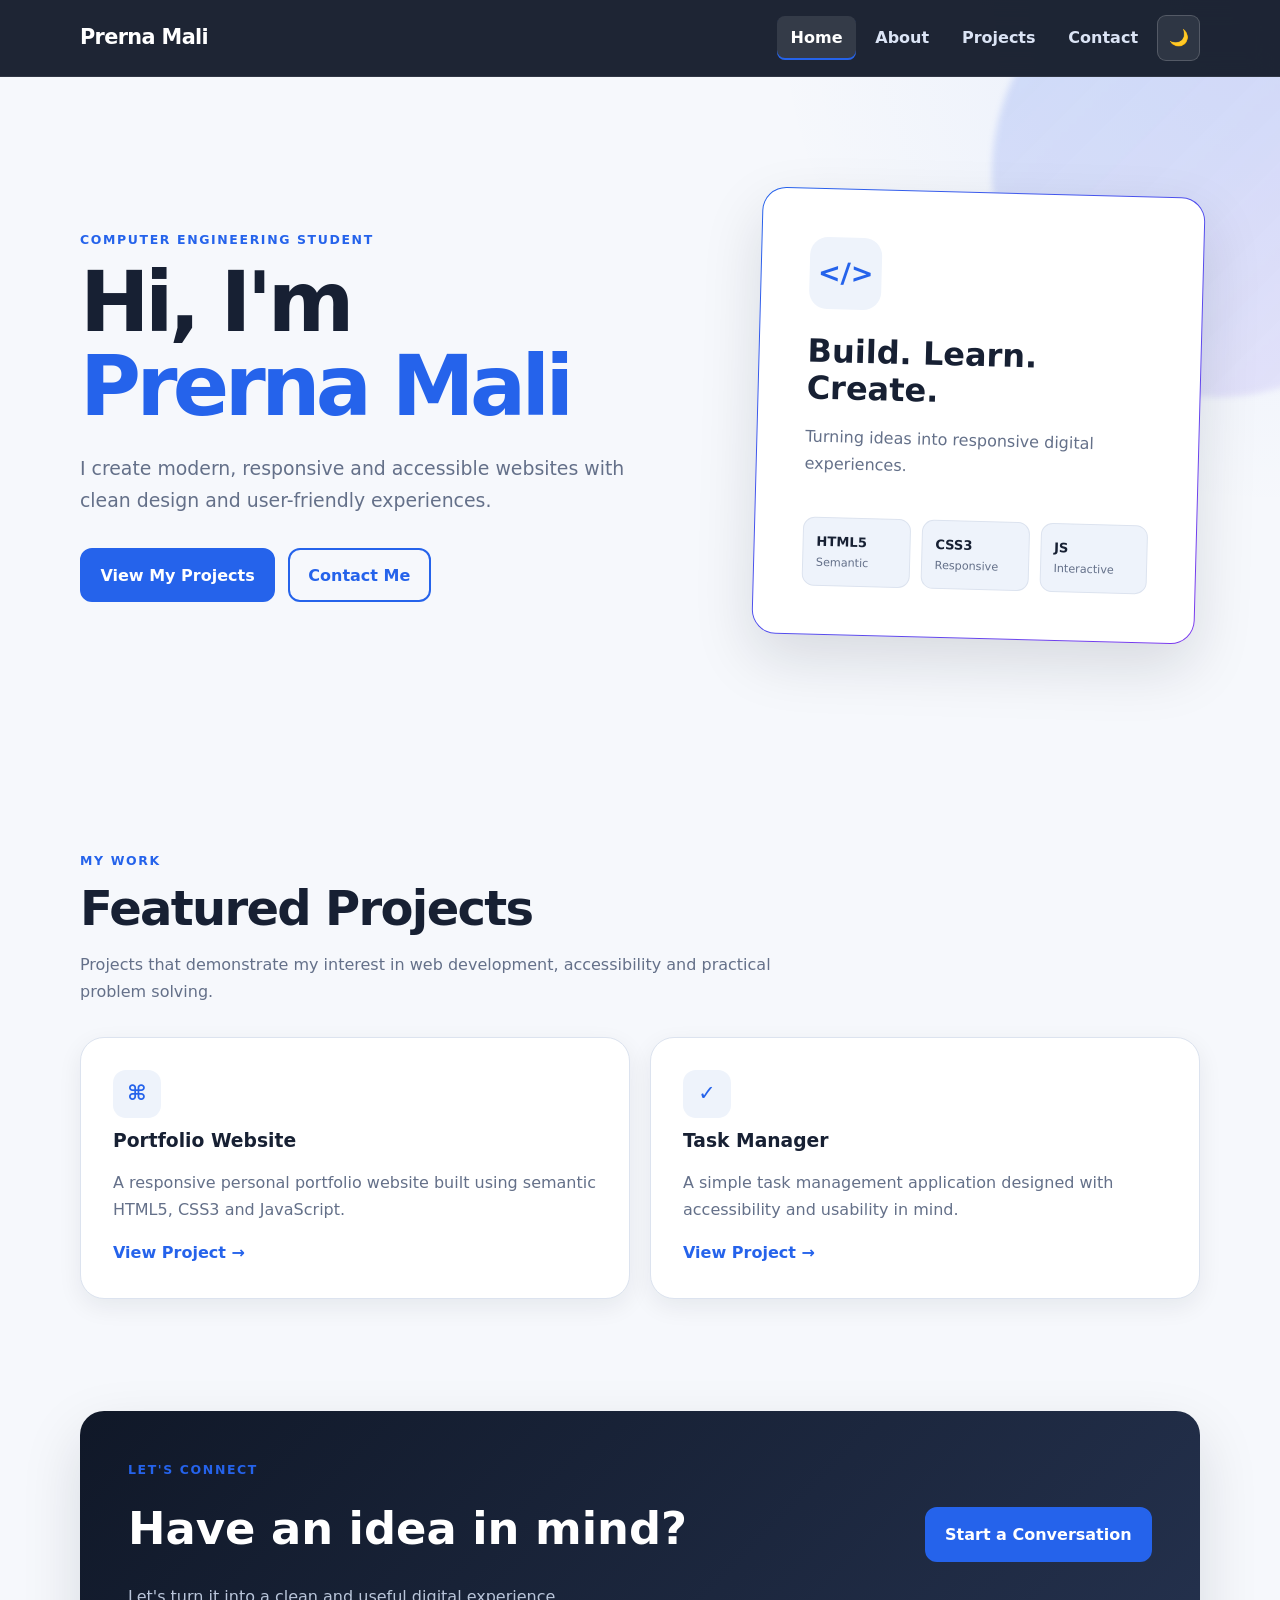
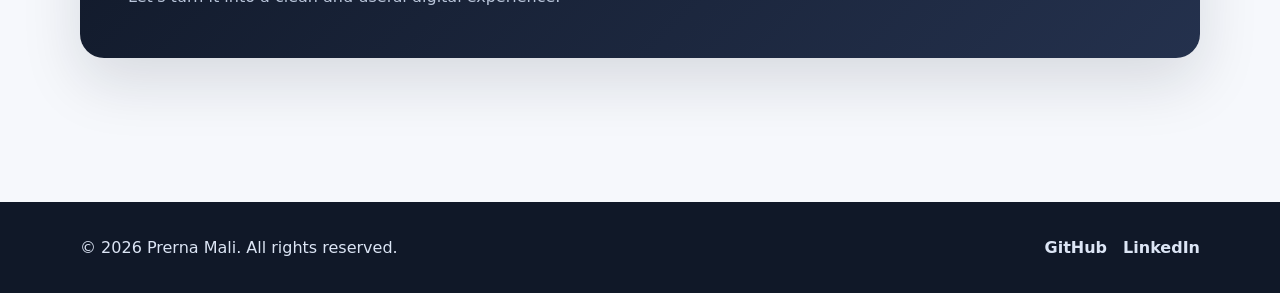
<file: index.html>
<!DOCTYPE html>
<html lang="en">
<head>
    <meta charset="UTF-8">
    <meta name="viewport" content="width=device-width, initial-scale=1.0">
    <meta name="description" content="Personal portfolio of Prerna Mali, showcasing web development skills, projects and contact information.">
    <meta name="keywords" content="portfolio, web developer, HTML5, CSS3, JavaScript, accessibility">
    <meta name="author" content="Prerna Mali">
    <meta name="robots" content="index, follow">
    <meta property="og:type" content="website">
    <meta property="og:title" content="Prerna Mali | Personal Portfolio">
    <meta property="og:description" content="Personal portfolio of Prerna Mali, showcasing web development skills, projects and contact information.">
    <title>Prerna Mali | Personal Portfolio</title>
    <link rel="stylesheet" href="styles.css">
</head>
<body>
<a href="#main-content" class="skip-link">Skip to main content</a>

<header class="site-header">
    <div class="container nav-wrapper">
        <a href="index.html" class="logo" aria-label="Prerna Mali Home">Prerna Mali</a>
        <button class="menu-toggle" type="button" aria-expanded="false" aria-controls="primary-navigation" aria-label="Open navigation">☰</button>
        <nav id="primary-navigation" aria-label="Primary navigation">
            <ul class="nav-list">
                <li><a href="index.html" aria-current="page">Home</a></li>
                <li><a href="about.html">About</a></li>
                <li><a href="projects.html">Projects</a></li>
                <li><a href="contact.html">Contact</a></li>
                <li><button id="theme-toggle" class="theme-toggle" type="button" aria-label="Switch to dark theme">🌙</button></li>
            </ul>
        </nav>
    </div>
</header>

<main id="main-content">
    <section class="hero">
        <div class="container hero-grid">
            <div class="hero-content">
                <p class="eyebrow">Computer Engineering Student</p>
                <h1>Hi, I'm <span>Prerna Mali</span></h1>
                <p class="hero-text">I create modern, responsive and accessible websites with clean design and user-friendly experiences.</p>
                <div class="hero-actions">
                    <a href="projects.html" class="button">View My Projects</a>
                    <a href="contact.html" class="button button-secondary">Contact Me</a>
                </div>
            </div>
            <div class="hero-card" aria-label="Portfolio highlights">
                <div class="hero-card-inner">
                    <div class="code-symbol">&lt;/&gt;</div>
                    <h2>Build. Learn. Create.</h2>
                    <p>Turning ideas into responsive digital experiences.</p>
                    <div class="mini-stats">
                        <div><strong>HTML5</strong><span>Semantic</span></div>
                        <div><strong>CSS3</strong><span>Responsive</span></div>
                        <div><strong>JS</strong><span>Interactive</span></div>
                    </div>
                </div>
            </div>
        </div>
    </section>

    <section class="section" aria-labelledby="featured-projects-heading">
        <div class="container">
            <div class="section-heading">
                <p class="eyebrow">My Work</p>
                <h2 id="featured-projects-heading">Featured Projects</h2>
                <p>Projects that demonstrate my interest in web development, accessibility and practical problem solving.</p>
            </div>
            <div class="project-grid">
                <article class="project-card">
                    <div class="project-icon">⌘</div>
                    <h3>Portfolio Website</h3>
                    <p>A responsive personal portfolio website built using semantic HTML5, CSS3 and JavaScript.</p>
                    <a href="projects.html#project-one">View Project <span>→</span></a>
                </article>
                <article class="project-card">
                    <div class="project-icon">✓</div>
                    <h3>Task Manager</h3>
                    <p>A simple task management application designed with accessibility and usability in mind.</p>
                    <a href="projects.html#project-two">View Project <span>→</span></a>
                </article>
            </div>
        </div>
    </section>

    <section class="cta section" aria-labelledby="cta-heading">
        <div class="container cta-inner">
            <div>
                <p class="eyebrow">Let's Connect</p>
                <h2 id="cta-heading">Have an idea in mind?</h2>
                <p>Let's turn it into a clean and useful digital experience.</p>
            </div>
            <a href="contact.html" class="button">Start a Conversation</a>
        </div>
    </section>
</main>

<footer class="site-footer">
    <div class="container footer-inner">
        <p>&copy; <span id="current-year"></span> Prerna Mali. All rights reserved.</p>
        <nav aria-label="Social media links">
            <ul class="footer-links">
                <li><a href="https://github.com/" aria-label="Visit GitHub">GitHub</a></li>
                <li><a href="https://www.linkedin.com/" aria-label="Visit LinkedIn">LinkedIn</a></li>
            </ul>
        </nav>
    </div>
</footer>
<script src="script.js"></script>
</body>
</html>
</file>
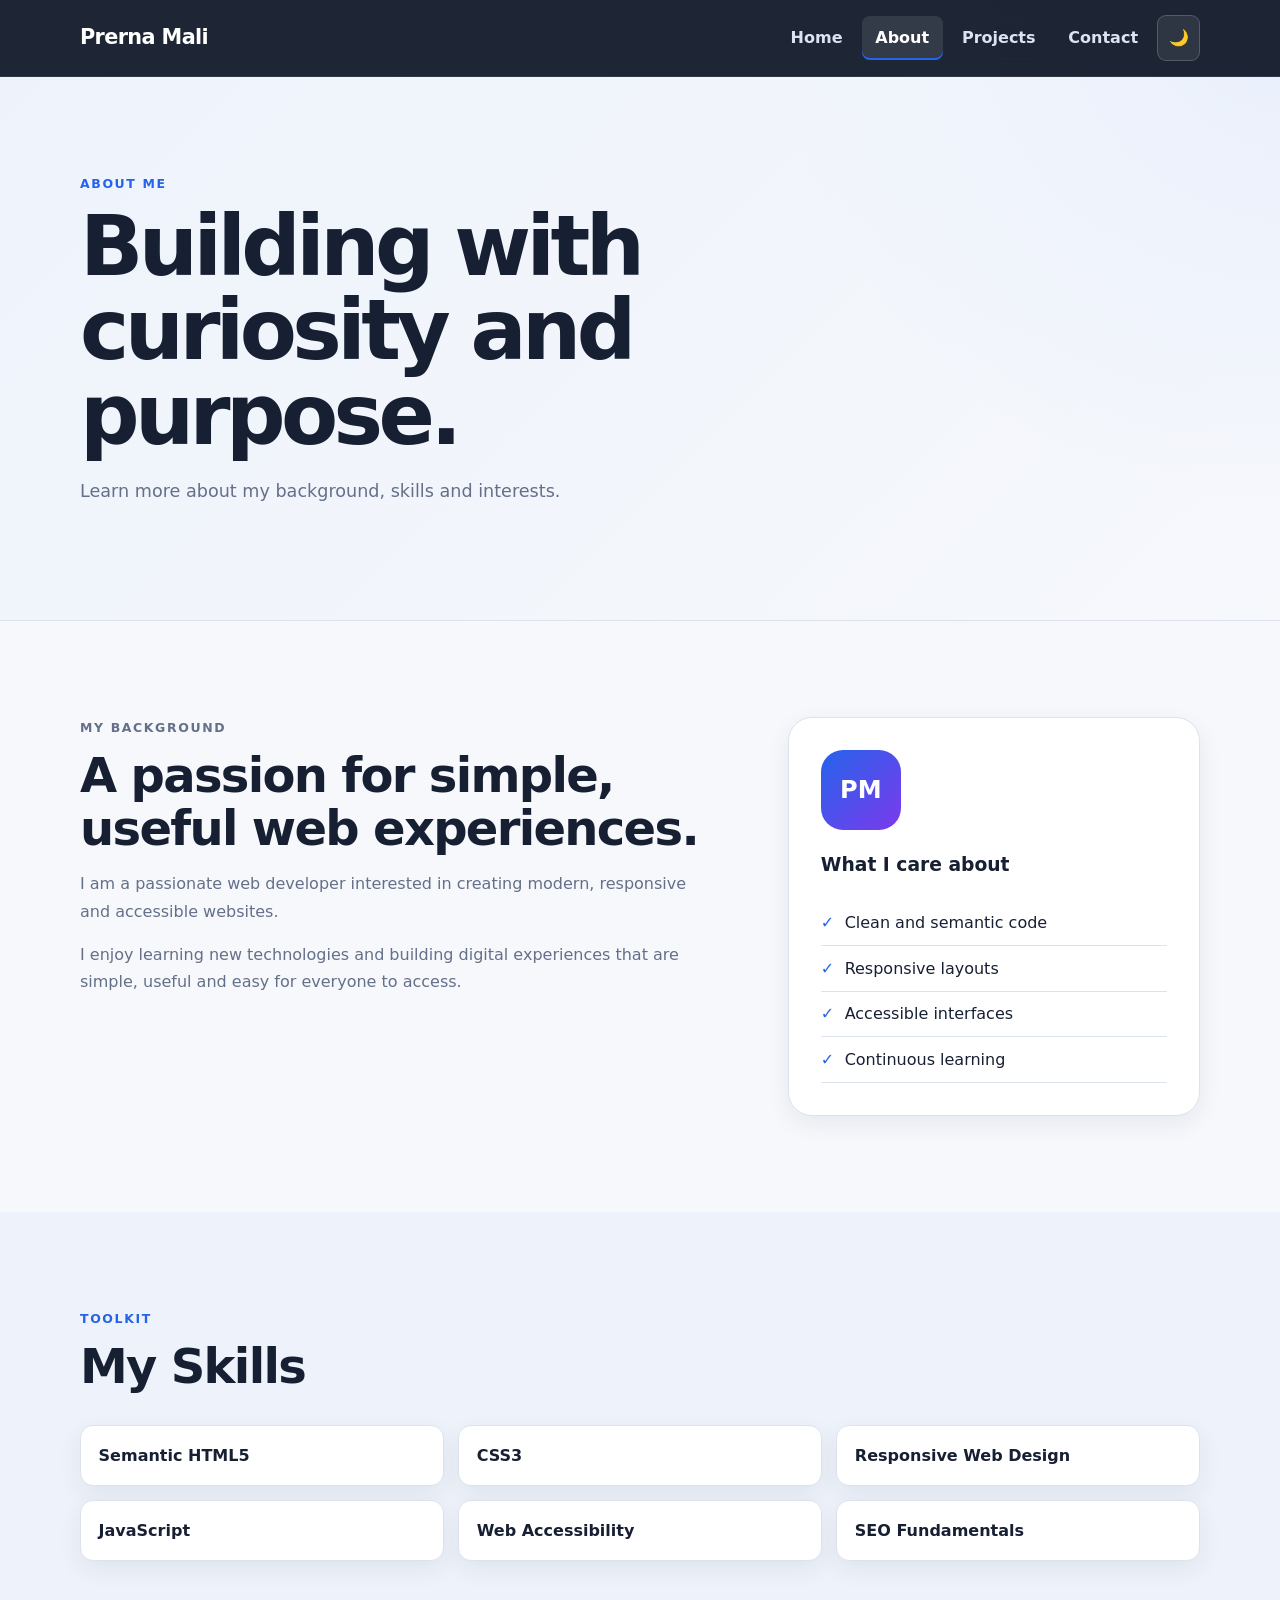
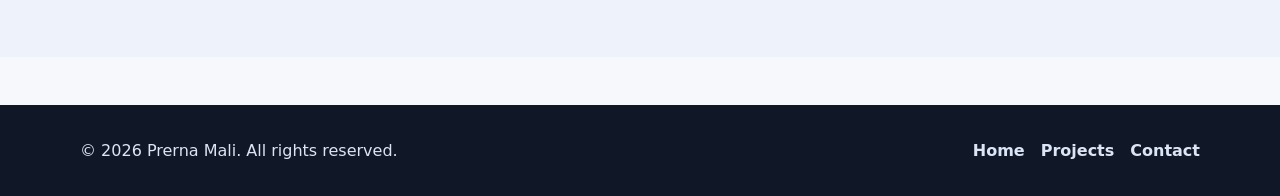
<file: about.html>
<!DOCTYPE html>
<html lang="en">
<head>
    <meta charset="UTF-8">
    <meta name="viewport" content="width=device-width, initial-scale=1.0">
    <meta name="description" content="Learn more about Prerna Mali, including skills, interests and web development experience.">
    <meta name="keywords" content="about, web developer, portfolio, HTML5, CSS3, JavaScript">
    <meta name="author" content="Prerna Mali">
    <meta name="robots" content="index, follow">
    <title>About | Prerna Mali Portfolio</title>
    <link rel="stylesheet" href="styles.css">
</head>
<body>
<a href="#main-content" class="skip-link">Skip to main content</a>
<header class="site-header">
    <div class="container nav-wrapper">
        <a href="index.html" class="logo" aria-label="Prerna Mali Home">Prerna Mali</a>
        <button class="menu-toggle" type="button" aria-expanded="false" aria-controls="primary-navigation" aria-label="Open navigation">☰</button>
        <nav id="primary-navigation" aria-label="Primary navigation">
            <ul class="nav-list">
                <li><a href="index.html">Home</a></li>
                <li><a href="about.html" aria-current="page">About</a></li>
                <li><a href="projects.html">Projects</a></li>
                <li><a href="contact.html">Contact</a></li>
                <li><button id="theme-toggle" class="theme-toggle" type="button" aria-label="Switch to dark theme">🌙</button></li>
            </ul>
        </nav>
    </div>
</header>

<main id="main-content">
    <header class="page-header">
        <div class="container">
            <p class="eyebrow">About Me</p>
            <h1>Building with curiosity and purpose.</h1>
            <p>Learn more about my background, skills and interests.</p>
        </div>
    </header>

    <section class="section" aria-labelledby="about-heading">
        <div class="container about-grid">
            <div class="about-copy">
                <p class="eyebrow">My Background</p>
                <h2 id="about-heading">A passion for simple, useful web experiences.</h2>
                <p>I am a passionate web developer interested in creating modern, responsive and accessible websites.</p>
                <p>I enjoy learning new technologies and building digital experiences that are simple, useful and easy for everyone to access.</p>
            </div>
            <aside class="info-card">
                <div class="profile-mark">PM</div>
                <h3>What I care about</h3>
                <ul class="check-list">
                    <li>Clean and semantic code</li>
                    <li>Responsive layouts</li>
                    <li>Accessible interfaces</li>
                    <li>Continuous learning</li>
                </ul>
            </aside>
        </div>
    </section>

    <section class="section soft-section" aria-labelledby="skills-heading">
        <div class="container">
            <div class="section-heading">
                <p class="eyebrow">Toolkit</p>
                <h2 id="skills-heading">My Skills</h2>
            </div>
            <ul class="skills-list">
                <li>Semantic HTML5</li>
                <li>CSS3</li>
                <li>Responsive Web Design</li>
                <li>JavaScript</li>
                <li>Web Accessibility</li>
                <li>SEO Fundamentals</li>
            </ul>
        </div>
    </section>
</main>

<footer class="site-footer">
    <div class="container footer-inner">
        <p>&copy; <span id="current-year"></span> Prerna Mali. All rights reserved.</p>
        <nav aria-label="Footer navigation">
            <ul class="footer-links">
                <li><a href="index.html">Home</a></li>
                <li><a href="projects.html">Projects</a></li>
                <li><a href="contact.html">Contact</a></li>
            </ul>
        </nav>
    </div>
</footer>
<script src="script.js"></script>
</body>
</html>
</file>
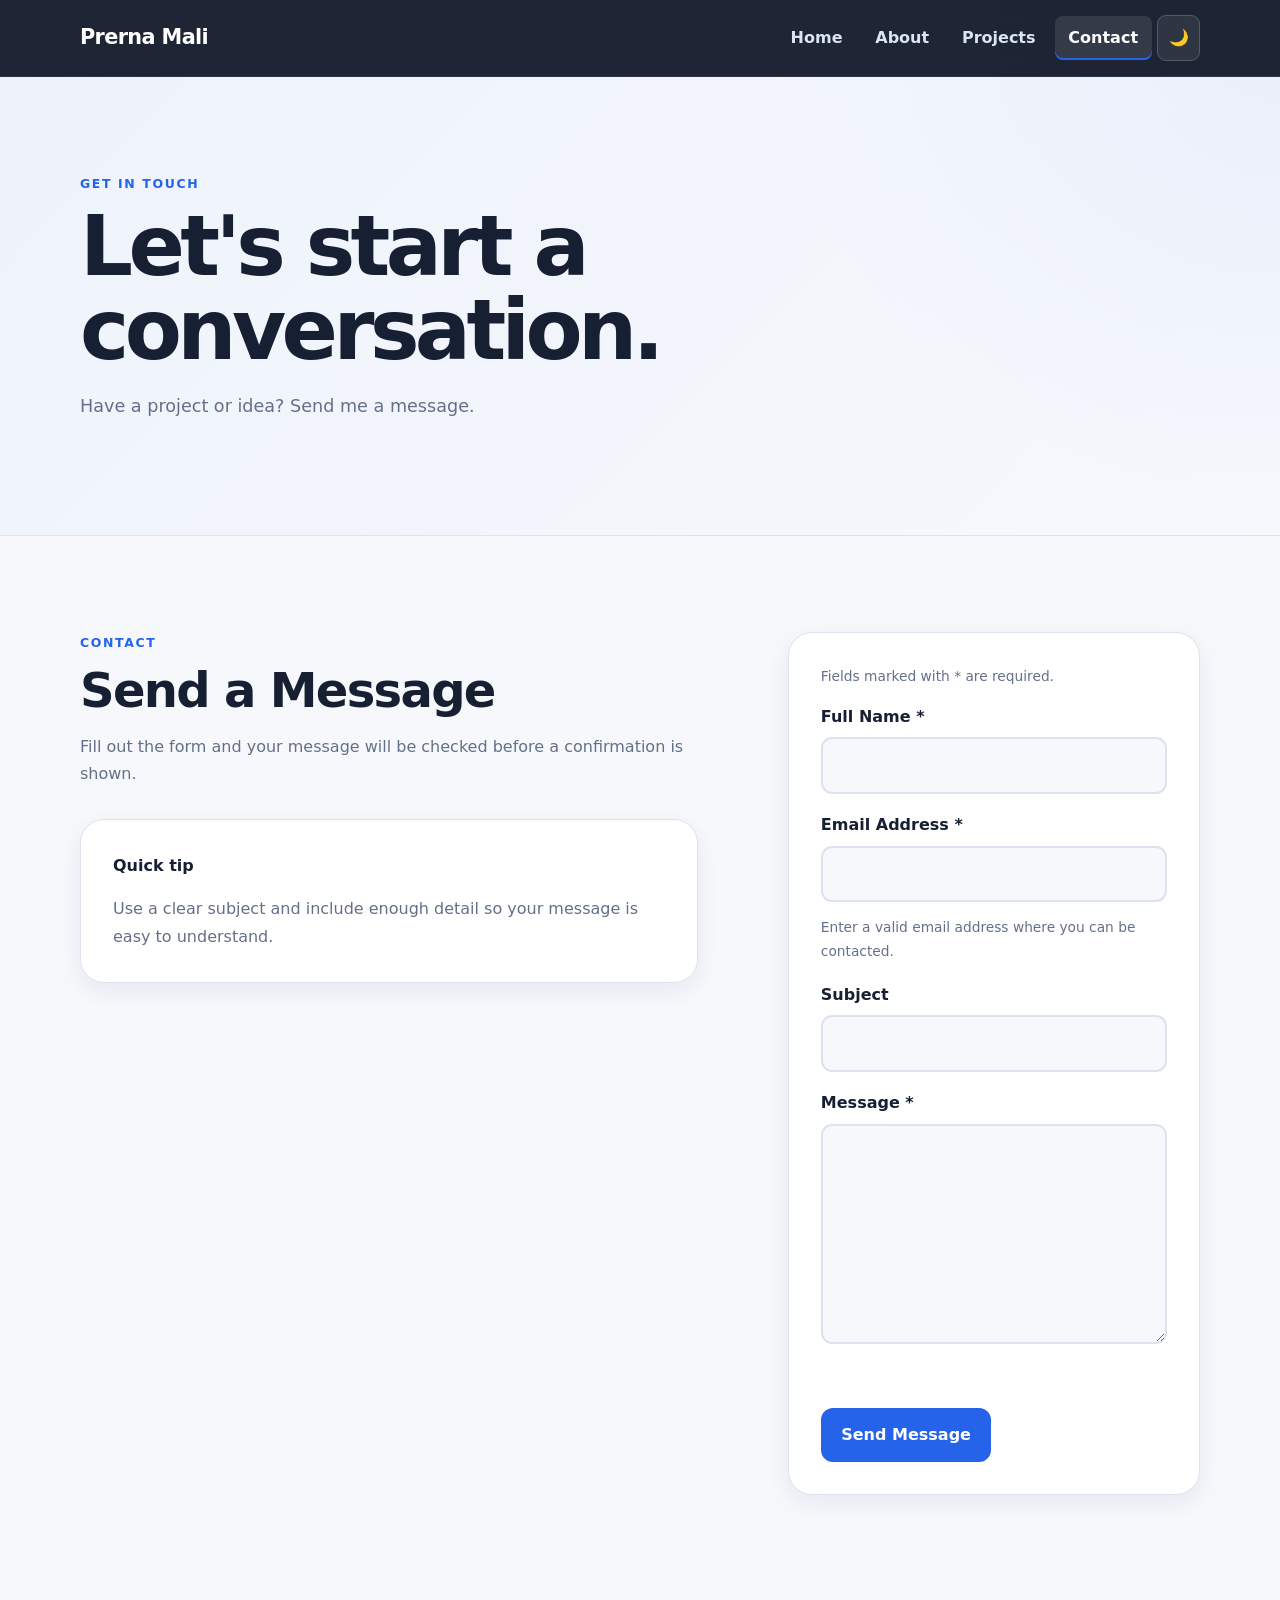
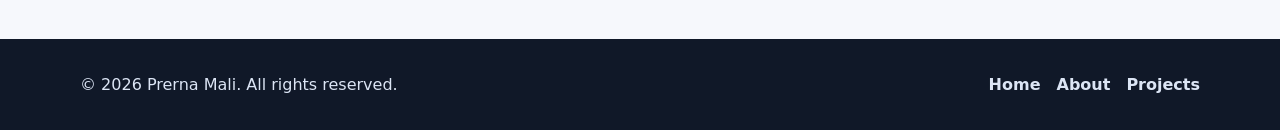
<file: contact.html>
<!DOCTYPE html>
<html lang="en">
<head>
    <meta charset="UTF-8">
    <meta name="viewport" content="width=device-width, initial-scale=1.0">
    <meta name="description" content="Contact Prerna Mali for web development projects, collaboration and opportunities.">
    <meta name="keywords" content="contact, web developer, portfolio, web development">
    <meta name="author" content="Prerna Mali">
    <meta name="robots" content="index, follow">
    <title>Contact | Prerna Mali Portfolio</title>
    <link rel="stylesheet" href="styles.css">
</head>
<body>
<a href="#main-content" class="skip-link">Skip to main content</a>
<header class="site-header">
    <div class="container nav-wrapper">
        <a href="index.html" class="logo" aria-label="Prerna Mali Home">Prerna Mali</a>
        <button class="menu-toggle" type="button" aria-expanded="false" aria-controls="primary-navigation" aria-label="Open navigation">☰</button>
        <nav id="primary-navigation" aria-label="Primary navigation">
            <ul class="nav-list">
                <li><a href="index.html">Home</a></li>
                <li><a href="about.html">About</a></li>
                <li><a href="projects.html">Projects</a></li>
                <li><a href="contact.html" aria-current="page">Contact</a></li>
                <li><button id="theme-toggle" class="theme-toggle" type="button" aria-label="Switch to dark theme">🌙</button></li>
            </ul>
        </nav>
    </div>
</header>

<main id="main-content">
    <header class="page-header">
        <div class="container">
            <p class="eyebrow">Get In Touch</p>
            <h1>Let's start a conversation.</h1>
            <p>Have a project or idea? Send me a message.</p>
        </div>
    </header>

    <section class="section" aria-labelledby="contact-heading">
        <div class="container contact-grid">
            <div>
                <p class="eyebrow">Contact</p>
                <h2 id="contact-heading">Send a Message</h2>
                <p>Fill out the form and your message will be checked before a confirmation is shown.</p>
                <div class="contact-note">
                    <strong>Quick tip</strong>
                    <p>Use a clear subject and include enough detail so your message is easy to understand.</p>
                </div>
            </div>

            <form id="contact-form" action="#" method="post" class="contact-form" aria-describedby="form-instructions">
                <p id="form-instructions" class="form-help">Fields marked with * are required.</p>
                <div class="form-field">
                    <label for="name">Full Name <span aria-hidden="true">*</span></label>
                    <input type="text" id="name" name="name" autocomplete="name" required>
                </div>
                <div class="form-field">
                    <label for="email">Email Address <span aria-hidden="true">*</span></label>
                    <input type="email" id="email" name="email" autocomplete="email" required aria-describedby="email-help">
                    <p id="email-help">Enter a valid email address where you can be contacted.</p>
                </div>
                <div class="form-field">
                    <label for="subject">Subject</label>
                    <input type="text" id="subject" name="subject" autocomplete="off">
                </div>
                <div class="form-field">
                    <label for="message">Message <span aria-hidden="true">*</span></label>
                    <textarea id="message" name="message" rows="7" required></textarea>
                </div>
                <div id="form-status" role="status" aria-live="polite" aria-atomic="true"></div>
                <button type="submit" class="button">Send Message</button>
            </form>
        </div>
    </section>
</main>

<footer class="site-footer">
    <div class="container footer-inner">
        <p>&copy; <span id="current-year"></span> Prerna Mali. All rights reserved.</p>
        <nav aria-label="Footer navigation">
            <ul class="footer-links">
                <li><a href="index.html">Home</a></li>
                <li><a href="about.html">About</a></li>
                <li><a href="projects.html">Projects</a></li>
            </ul>
        </nav>
    </div>
</footer>
<script src="script.js"></script>
</body>
</html>
</file>
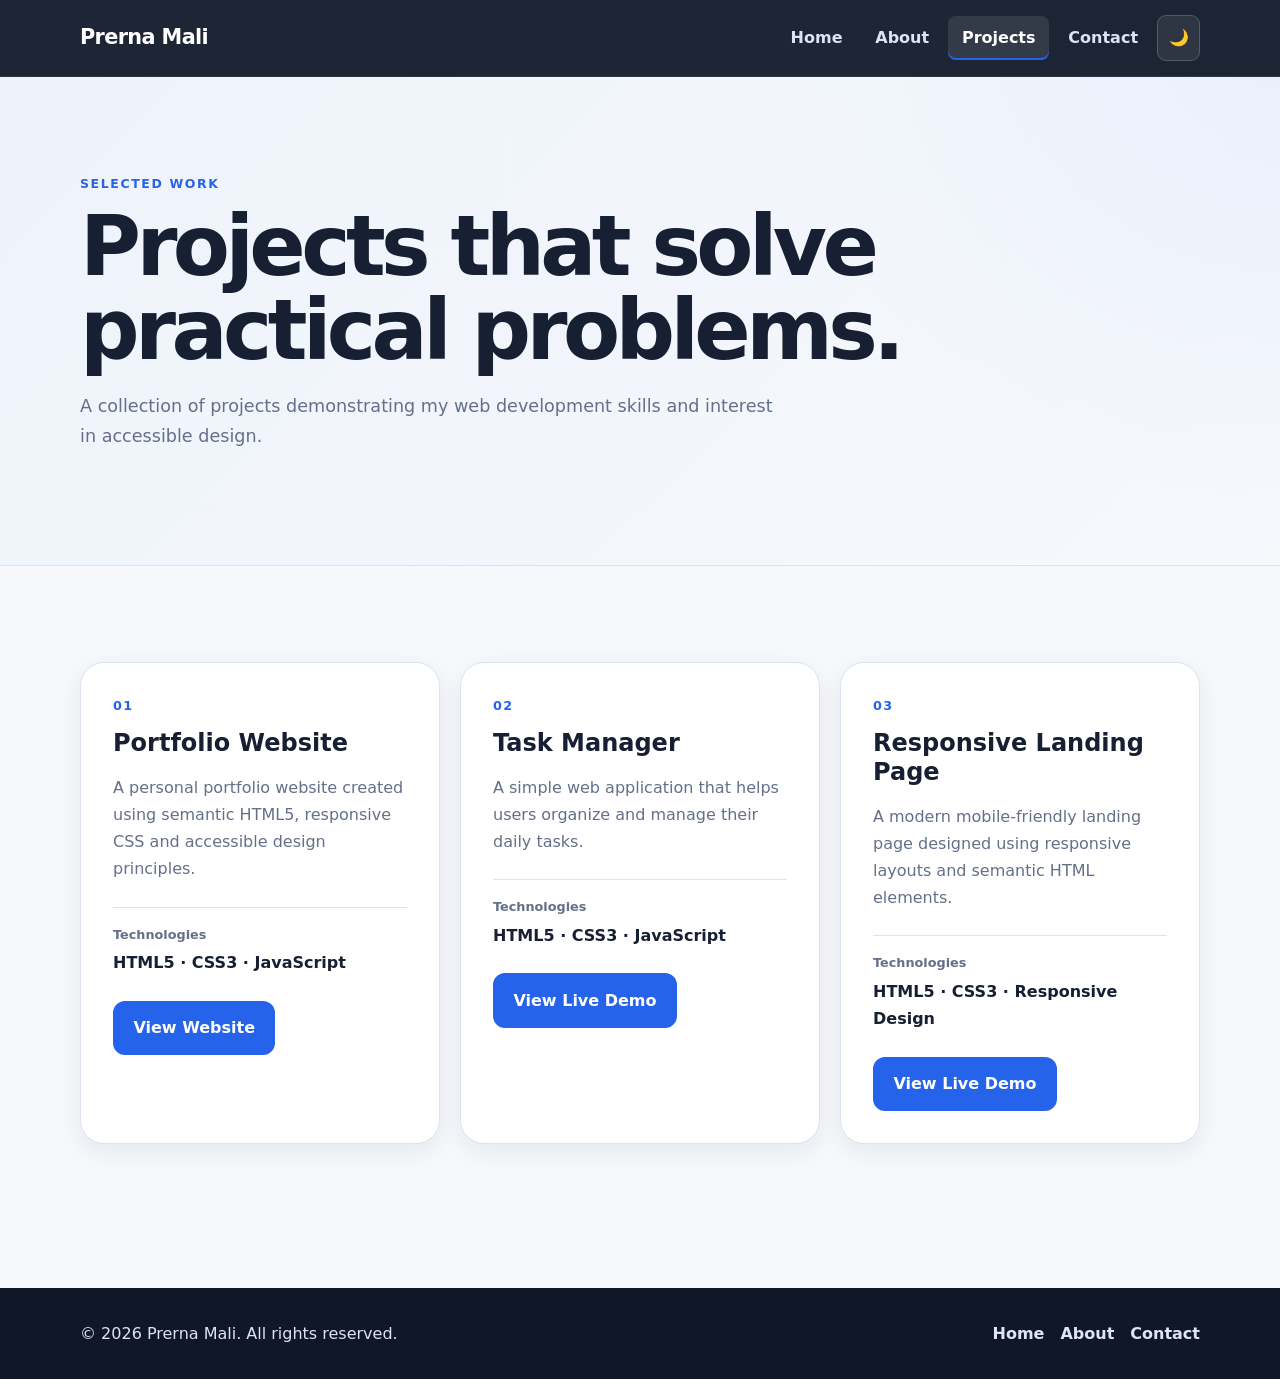
<file: projects.html>
<!DOCTYPE html>
<html lang="en">
<head>
    <meta charset="UTF-8">
    <meta name="viewport" content="width=device-width, initial-scale=1.0">
    <meta name="description" content="Explore web development projects created by Prerna Mali.">
    <meta name="keywords" content="projects, web development, HTML5, CSS3, JavaScript, portfolio">
    <meta name="author" content="Prerna Mali">
    <meta name="robots" content="index, follow">
    <title>Projects | Prerna Mali Portfolio</title>
    <link rel="stylesheet" href="styles.css">
</head>
<body>
<a href="#main-content" class="skip-link">Skip to main content</a>
<header class="site-header">
    <div class="container nav-wrapper">
        <a href="index.html" class="logo" aria-label="Prerna Mali Home">Prerna Mali</a>
        <button class="menu-toggle" type="button" aria-expanded="false" aria-controls="primary-navigation" aria-label="Open navigation">☰</button>
        <nav id="primary-navigation" aria-label="Primary navigation">
            <ul class="nav-list">
                <li><a href="index.html">Home</a></li>
                <li><a href="about.html">About</a></li>
                <li><a href="projects.html" aria-current="page">Projects</a></li>
                <li><a href="contact.html">Contact</a></li>
                <li><button id="theme-toggle" class="theme-toggle" type="button" aria-label="Switch to dark theme">🌙</button></li>
            </ul>
        </nav>
    </div>
</header>

<main id="main-content">
    <header class="page-header">
        <div class="container">
            <p class="eyebrow">Selected Work</p>
            <h1>Projects that solve practical problems.</h1>
            <p>A collection of projects demonstrating my web development skills and interest in accessible design.</p>
        </div>
    </header>

    <section class="section" aria-labelledby="projects-heading">
        <div class="container">
            <div class="project-grid project-grid-large">
                <article class="project-card project-card-featured" id="project-one">
                    <div class="project-number">01</div>
                    <h2>Portfolio Website</h2>
                    <p>A personal portfolio website created using semantic HTML5, responsive CSS and accessible design principles.</p>
                    <dl><dt>Technologies</dt><dd>HTML5 · CSS3 · JavaScript</dd></dl>
                    <a href="index.html" class="button">View Website</a>
                </article>

                <article class="project-card project-card-featured" id="project-two">
                    <div class="project-number">02</div>
                    <h2>Task Manager</h2>
                    <p>A simple web application that helps users organize and manage their daily tasks.</p>
                    <dl><dt>Technologies</dt><dd>HTML5 · CSS3 · JavaScript</dd></dl>
                    <a href="#" class="button">View Live Demo</a>
                </article>

                <article class="project-card project-card-featured" id="project-three">
                    <div class="project-number">03</div>
                    <h2>Responsive Landing Page</h2>
                    <p>A modern mobile-friendly landing page designed using responsive layouts and semantic HTML elements.</p>
                    <dl><dt>Technologies</dt><dd>HTML5 · CSS3 · Responsive Design</dd></dl>
                    <a href="#" class="button">View Live Demo</a>
                </article>
            </div>
        </div>
    </section>
</main>

<footer class="site-footer">
    <div class="container footer-inner">
        <p>&copy; <span id="current-year"></span> Prerna Mali. All rights reserved.</p>
        <nav aria-label="Footer navigation">
            <ul class="footer-links">
                <li><a href="index.html">Home</a></li>
                <li><a href="about.html">About</a></li>
                <li><a href="contact.html">Contact</a></li>
            </ul>
        </nav>
    </div>
</footer>
<script src="script.js"></script>
</body>
</html>
</file>
<file: styles.css>
/* ========================================
   ADVANCED CSS3 + RESPONSIVE ARCHITECTURE
   ======================================== */

:root {
    --background-color: #f6f8fc;
    --surface-color: #ffffff;
    --surface-alt: #eef3fb;
    --text-color: #172033;
    --muted-color: #647089;
    --primary-color: #2563eb;
    --primary-hover: #1d4ed8;
    --accent-color: #7c3aed;
    --border-color: #dce3ef;
    --header-color: #101828;
    --header-text: #ffffff;
    --shadow-sm: 0 8px 24px rgba(15, 23, 42, .07);
    --shadow-lg: 0 24px 60px rgba(15, 23, 42, .13);
    --radius-sm: 10px;
    --radius-lg: 24px;
    --max-width: 1120px;
    --transition: 220ms ease;
}

body.dark-theme {
    --background-color: #0b1120;
    --surface-color: #121a2b;
    --surface-alt: #172238;
    --text-color: #eef2ff;
    --muted-color: #aab5ca;
    --primary-color: #60a5fa;
    --primary-hover: #93c5fd;
    --accent-color: #a78bfa;
    --border-color: #293750;
    --header-color: #070b14;
    --shadow-sm: 0 8px 24px rgba(0, 0, 0, .2);
    --shadow-lg: 0 24px 60px rgba(0, 0, 0, .3);
}

*,
*::before,
*::after { box-sizing: border-box; }

html { scroll-behavior: smooth; }

body {
    margin: 0;
    min-width: 320px;
    background:
        radial-gradient(circle at top right, rgba(37, 99, 235, .07), transparent 32rem),
        var(--background-color);
    color: var(--text-color);
    font-family: Inter, ui-sans-serif, system-ui, -apple-system, BlinkMacSystemFont, "Segoe UI", Arial, sans-serif;
    line-height: 1.7;
    transition: background-color var(--transition), color var(--transition);
}

img { max-width: 100%; display: block; }

a { color: inherit; }

.container {
    width: min(calc(100% - 2rem), var(--max-width));
    margin-inline: auto;
}

.skip-link {
    position: fixed;
    top: 1rem;
    left: 1rem;
    z-index: 1000;
    padding: .7rem 1rem;
    background: var(--surface-color);
    color: var(--text-color);
    border: 2px solid var(--primary-color);
    border-radius: var(--radius-sm);
    transform: translateY(-180%);
    transition: transform var(--transition);
}
.skip-link:focus { transform: translateY(0); }

.site-header {
    position: sticky;
    top: 0;
    z-index: 100;
    background: color-mix(in srgb, var(--header-color) 94%, transparent);
    backdrop-filter: blur(14px);
    border-bottom: 1px solid rgba(255,255,255,.08);
    color: var(--header-text);
}

.nav-wrapper {
    min-height: 76px;
    display: flex;
    align-items: center;
    justify-content: space-between;
    gap: 1rem;
}

.logo {
    color: var(--header-text);
    font-size: 1.3rem;
    font-weight: 800;
    text-decoration: none;
    letter-spacing: -.03em;
}

nav { margin-left: auto; }

.nav-list {
    display: flex;
    align-items: center;
    gap: .35rem;
    padding: 0;
    margin: 0;
    list-style: none;
}

.nav-list a {
    display: block;
    padding: .55rem .85rem;
    color: #dbe4f5;
    border-radius: 8px;
    text-decoration: none;
    font-weight: 650;
    transition: background var(--transition), color var(--transition), transform var(--transition);
}

.nav-list a:hover,
.nav-list a:focus-visible,
.nav-list a[aria-current="page"] {
    color: #fff;
    background: rgba(255,255,255,.1);
}

.nav-list a[aria-current="page"] { box-shadow: inset 0 -2px var(--primary-color); }

.theme-toggle,
.menu-toggle {
    border: 1px solid rgba(255,255,255,.18);
    background: rgba(255,255,255,.08);
    color: #fff;
    cursor: pointer;
    border-radius: 9px;
    font: inherit;
}

.theme-toggle { padding: .5rem .65rem; }
.menu-toggle { display: none; padding: .5rem .7rem; font-size: 1.2rem; }

.hero {
    position: relative;
    overflow: hidden;
    padding: clamp(4rem, 9vw, 7.5rem) 0;
}

.hero::before {
    content: "";
    position: absolute;
    width: 28rem;
    height: 28rem;
    right: -10rem;
    top: -8rem;
    border-radius: 50%;
    background: linear-gradient(135deg, rgba(37,99,235,.17), rgba(124,58,237,.1));
    filter: blur(3px);
    pointer-events: none;
}

.hero-grid {
    display: grid;
    grid-template-columns: 1.15fr .85fr;
    align-items: center;
    gap: clamp(2rem, 6vw, 5rem);
}

.eyebrow {
    margin: 0 0 .65rem;
    color: var(--primary-color);
    font-size: .78rem;
    font-weight: 800;
    letter-spacing: .13em;
    text-transform: uppercase;
}

.hero h1,
.page-header h1 {
    margin: 0;
    max-width: 850px;
    font-size: clamp(2.6rem, 7vw, 5.2rem);
    line-height: 1.02;
    letter-spacing: -.055em;
}

.hero h1 span {
    display: inline-block;
    color: var(--primary-color);
}

.hero-text {
    max-width: 650px;
    margin: 1.35rem 0 0;
    color: var(--muted-color);
    font-size: clamp(1rem, 2vw, 1.18rem);
}

.hero-actions {
    display: flex;
    flex-wrap: wrap;
    gap: .8rem;
    margin-top: 2rem;
}

.button {
    display: inline-flex;
    align-items: center;
    justify-content: center;
    gap: .5rem;
    min-height: 46px;
    padding: .72rem 1.15rem;
    border: 2px solid var(--primary-color);
    border-radius: 12px;
    background: var(--primary-color);
    color: #fff;
    font: inherit;
    font-weight: 750;
    text-decoration: none;
    cursor: pointer;
    transition: transform var(--transition), box-shadow var(--transition), background var(--transition);
}

.button:hover,
.button:focus-visible {
    background: var(--primary-hover);
    transform: translateY(-2px);
    box-shadow: var(--shadow-sm);
}

.button-secondary {
    background: transparent;
    color: var(--primary-color);
}

.hero-card {
    position: relative;
    padding: 1px;
    border-radius: var(--radius-lg);
    background: linear-gradient(135deg, var(--primary-color), var(--accent-color));
    box-shadow: var(--shadow-lg);
    transform: rotate(1.5deg);
}

.hero-card-inner {
    min-height: 390px;
    display: flex;
    flex-direction: column;
    justify-content: center;
    padding: clamp(1.7rem, 5vw, 3rem);
    border-radius: calc(var(--radius-lg) - 1px);
    background: var(--surface-color);
}

.code-symbol {
    width: 72px;
    height: 72px;
    display: grid;
    place-items: center;
    margin-bottom: 1.5rem;
    border-radius: 18px;
    background: var(--surface-alt);
    color: var(--primary-color);
    font-size: 1.7rem;
    font-weight: 900;
}

.hero-card h2 { margin: 0; font-size: 2rem; line-height: 1.15; }
.hero-card p { color: var(--muted-color); }

.mini-stats {
    display: grid;
    grid-template-columns: repeat(3, 1fr);
    gap: .7rem;
    margin-top: 1.5rem;
}
.mini-stats div {
    padding: .8rem;
    border: 1px solid var(--border-color);
    border-radius: 12px;
    background: var(--surface-alt);
}
.mini-stats strong,
.mini-stats span { display: block; }
.mini-stats strong { font-size: .82rem; }
.mini-stats span { color: var(--muted-color); font-size: .7rem; }

.section { padding: clamp(3.5rem, 8vw, 6rem) 0; }

.section-heading {
    max-width: 700px;
    margin-bottom: 2rem;
}

.section-heading h2,
.about-copy h2,
.contact-grid h2 {
    margin: 0;
    font-size: clamp(2rem, 4vw, 3rem);
    line-height: 1.1;
    letter-spacing: -.035em;
}

.section-heading > p:last-child { color: var(--muted-color); }

.project-grid {
    display: grid;
    grid-template-columns: repeat(2, minmax(0, 1fr));
    gap: 1.25rem;
}
.project-grid-large { grid-template-columns: repeat(3, minmax(0, 1fr)); }

.project-card {
    position: relative;
    padding: clamp(1.4rem, 3vw, 2rem);
    border: 1px solid var(--border-color);
    border-radius: var(--radius-lg);
    background: var(--surface-color);
    box-shadow: var(--shadow-sm);
    transition: transform var(--transition), box-shadow var(--transition), border-color var(--transition);
}
.project-card:hover {
    transform: translateY(-6px);
    box-shadow: var(--shadow-lg);
    border-color: color-mix(in srgb, var(--primary-color) 40%, var(--border-color));
}
.project-card h2,
.project-card h3 { margin: .75rem 0 .55rem; line-height: 1.2; }
.project-card p { color: var(--muted-color); }
.project-card a:not(.button) {
    color: var(--primary-color);
    font-weight: 750;
    text-decoration: none;
}
.project-icon,
.project-number {
    color: var(--primary-color);
    font-weight: 900;
}
.project-icon {
    width: 48px;
    height: 48px;
    display: grid;
    place-items: center;
    border-radius: 13px;
    background: var(--surface-alt);
    font-size: 1.3rem;
}
.project-number { font-size: .8rem; letter-spacing: .1em; }

.project-card dl {
    margin: 1.5rem 0;
    padding-top: 1rem;
    border-top: 1px solid var(--border-color);
}
.project-card dt { color: var(--muted-color); font-size: .8rem; font-weight: 700; }
.project-card dd { margin: .25rem 0 0; font-weight: 700; }

.cta { padding-top: 1rem; }
.cta-inner {
    display: flex;
    align-items: center;
    justify-content: space-between;
    gap: 2rem;
    padding: clamp(1.5rem, 5vw, 3rem);
    border-radius: var(--radius-lg);
    background: linear-gradient(135deg, var(--header-color), #24314d);
    color: #fff;
    box-shadow: var(--shadow-lg);
}
.cta-inner h2 { margin: 0; font-size: clamp(1.8rem, 4vw, 2.8rem); }
.cta-inner p:last-child { margin-bottom: 0; color: #b9c5da; }

.page-header {
    padding: clamp(3.5rem, 8vw, 6rem) 0;
    background: linear-gradient(135deg, var(--surface-alt), transparent);
    border-bottom: 1px solid var(--border-color);
}
.page-header p:last-child { max-width: 700px; color: var(--muted-color); font-size: 1.1rem; }

.about-grid,
.contact-grid {
    display: grid;
    grid-template-columns: 1.2fr .8fr;
    gap: clamp(2rem, 7vw, 6rem);
    align-items: start;
}
.about-copy p,
.contact-grid > div > p:not(.eyebrow) { color: var(--muted-color); }

.info-card,
.contact-note,
.contact-form {
    padding: clamp(1.4rem, 4vw, 2rem);
    border: 1px solid var(--border-color);
    border-radius: var(--radius-lg);
    background: var(--surface-color);
    box-shadow: var(--shadow-sm);
}
.profile-mark {
    width: 80px;
    height: 80px;
    display: grid;
    place-items: center;
    margin-bottom: 1.2rem;
    border-radius: 22px;
    background: linear-gradient(135deg, var(--primary-color), var(--accent-color));
    color: #fff;
    font-size: 1.5rem;
    font-weight: 900;
}
.info-card h3 { margin-top: 0; }
.check-list {
    padding: 0;
    margin: 0;
    list-style: none;
}
.check-list li { padding: .55rem 0; border-bottom: 1px solid var(--border-color); }
.check-list li::before { content: "✓"; margin-right: .65rem; color: var(--primary-color); font-weight: 900; }

.soft-section { background: var(--surface-alt); }
.skills-list {
    display: grid;
    grid-template-columns: repeat(3, 1fr);
    gap: .9rem;
    padding: 0;
    margin: 0;
    list-style: none;
}
.skills-list li {
    padding: 1rem 1.1rem;
    border: 1px solid var(--border-color);
    border-radius: 13px;
    background: var(--surface-color);
    font-weight: 750;
    box-shadow: var(--shadow-sm);
}

.contact-note { margin-top: 2rem; }
.contact-note p { margin-bottom: 0; color: var(--muted-color); }
.form-field { margin-bottom: 1.1rem; }
.form-field label {
    display: block;
    margin-bottom: .45rem;
    font-weight: 750;
}
input, textarea {
    width: 100%;
    padding: .8rem .9rem;
    border: 2px solid var(--border-color);
    border-radius: 11px;
    background: var(--background-color);
    color: var(--text-color);
    font: inherit;
    transition: border-color var(--transition), box-shadow var(--transition);
}
textarea { resize: vertical; min-height: 150px; }
input:focus-visible,
textarea:focus-visible {
    outline: none;
    border-color: var(--primary-color);
    box-shadow: 0 0 0 4px color-mix(in srgb, var(--primary-color) 18%, transparent);
}
.form-help,
.form-field p { color: var(--muted-color); font-size: .86rem; }
.form-help { margin-top: 0; }
#form-status {
    min-height: 1.6rem;
    margin-bottom: .8rem;
    color: var(--primary-color);
    font-weight: 700;
}

.site-footer {
    margin-top: 3rem;
    padding: 2rem 0;
    background: var(--header-color);
    color: #dce5f5;
}
.footer-inner {
    display: flex;
    align-items: center;
    justify-content: space-between;
    gap: 1rem;
}
.footer-inner p { margin: 0; }
.footer-links {
    display: flex;
    gap: 1rem;
    padding: 0;
    margin: 0;
    list-style: none;
}
.footer-links a { color: #dce5f5; text-decoration: none; font-weight: 650; }
.footer-links a:hover,
.footer-links a:focus-visible { color: #fff; text-decoration: underline; }

a:focus-visible,
button:focus-visible {
    outline: 3px solid var(--primary-color);
    outline-offset: 3px;
}

@media (max-width: 900px) {
    .hero-grid,
    .about-grid,
    .contact-grid { grid-template-columns: 1fr; }
    .hero-card { max-width: 650px; width: 100%; margin-inline: auto; }
    .project-grid-large { grid-template-columns: repeat(2, minmax(0, 1fr)); }
    .skills-list { grid-template-columns: repeat(2, 1fr); }
}

@media (max-width: 700px) {
    .nav-wrapper { min-height: 68px; }
    .menu-toggle { display: block; }
    .site-header nav {
        display: none;
        width: 100%;
        margin: 0;
        padding-bottom: .8rem;
    }
    .site-header nav.open { display: block; }
    .nav-wrapper { flex-wrap: wrap; }
    .nav-list { flex-direction: column; align-items: stretch; gap: .2rem; }
    .nav-list a, .theme-toggle { width: 100%; text-align: left; }
    .theme-toggle { text-align: center; }
    .project-grid,
    .project-grid-large,
    .skills-list { grid-template-columns: 1fr; }
    .cta-inner,
    .footer-inner { flex-direction: column; align-items: flex-start; }
}

@media (max-width: 480px) {
    .container { width: min(calc(100% - 1.25rem), var(--max-width)); }
    .hero { padding-top: 3.5rem; }
    .hero-actions { flex-direction: column; align-items: stretch; }
    .hero-actions .button { width: 100%; }
    .mini-stats { grid-template-columns: 1fr; }
}

@media (prefers-reduced-motion: reduce) {
    html { scroll-behavior: auto; }
    *, *::before, *::after {
        animation-duration: .01ms !important;
        animation-iteration-count: 1 !important;
        transition-duration: .01ms !important;
        scroll-behavior: auto !important;
    }
}
</file>
